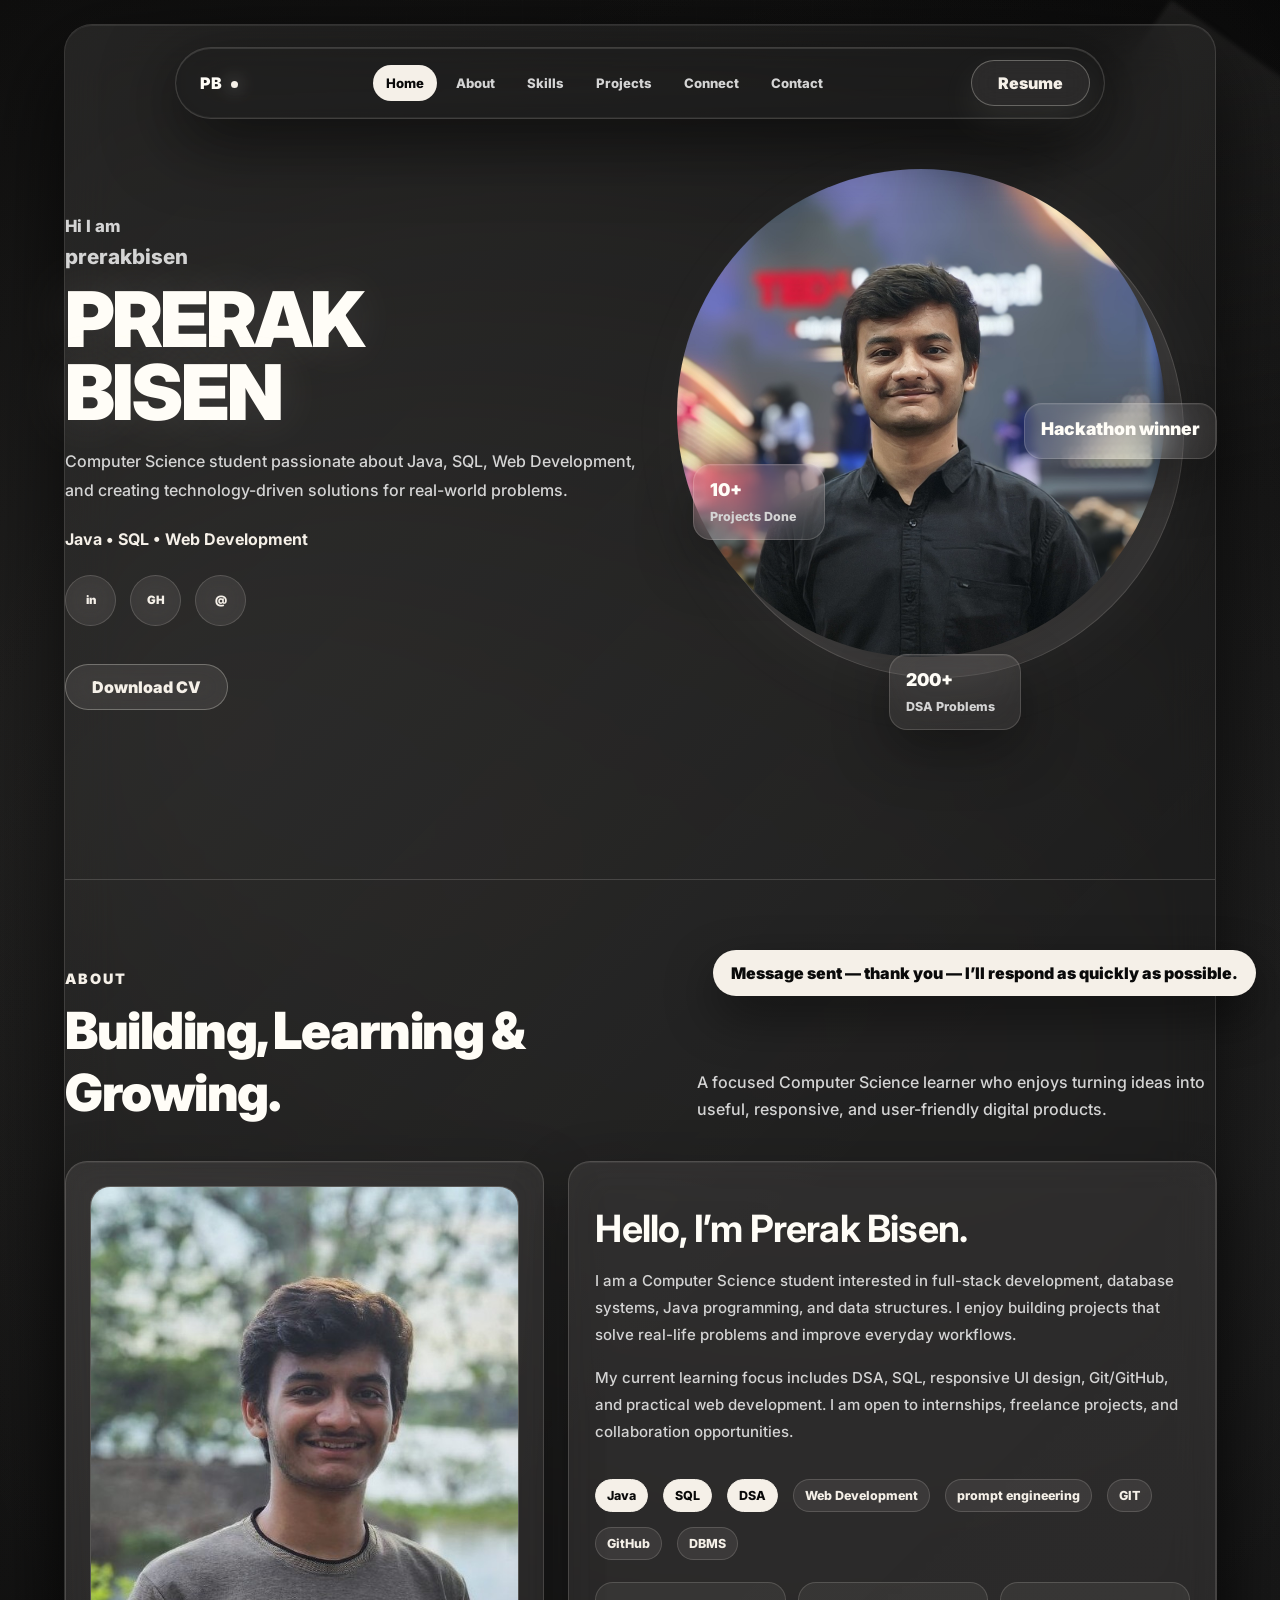
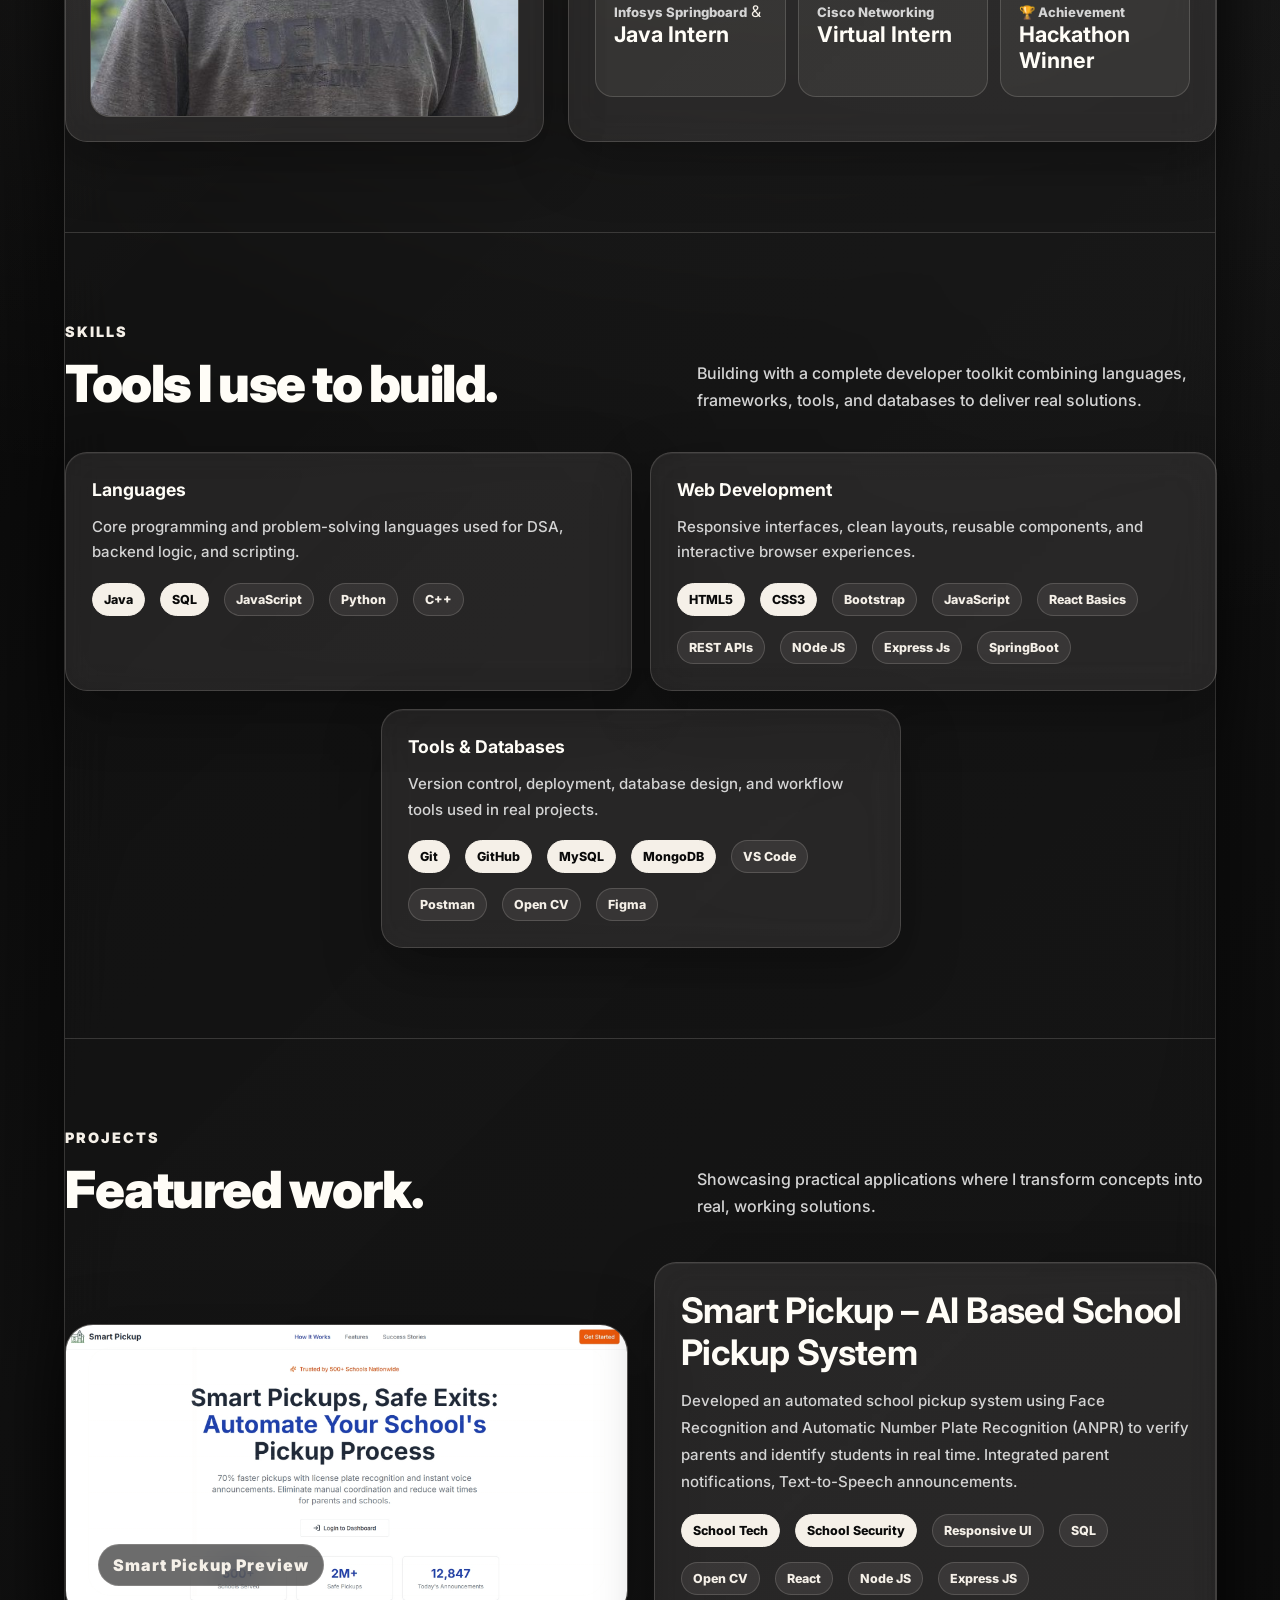
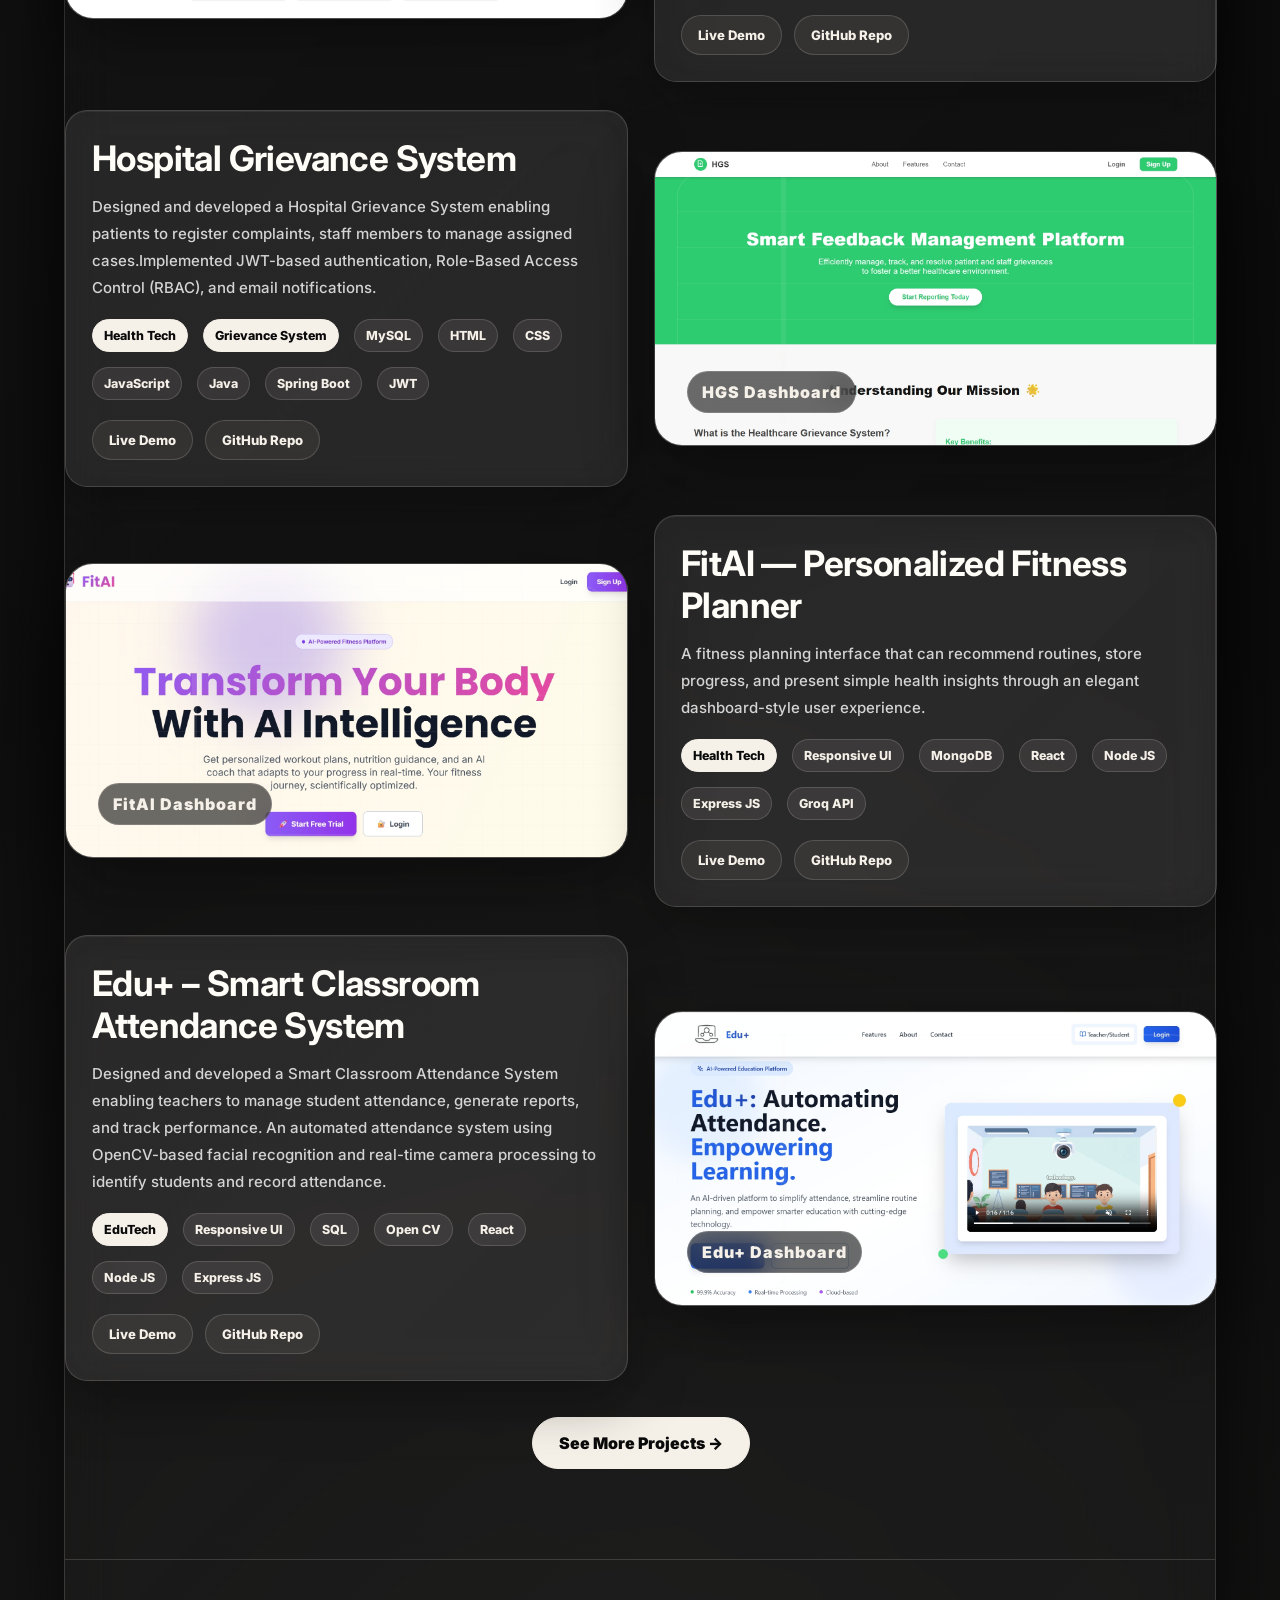
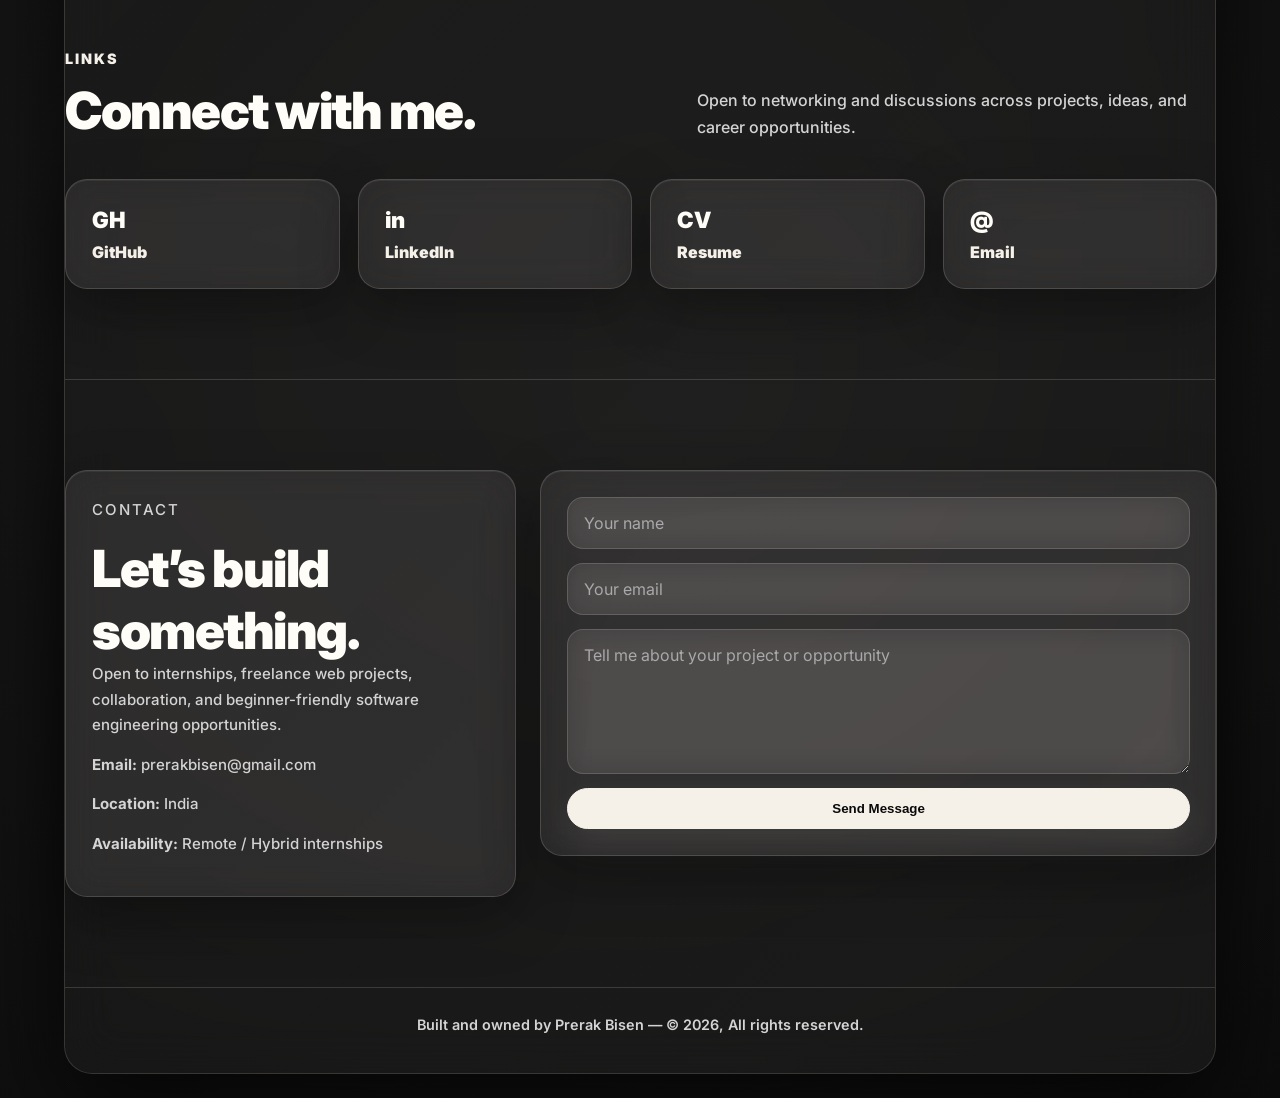
<file: index.html>
<!DOCTYPE html>
<html lang="en">

<head>
  <meta charset="UTF-8" />
  <meta name="viewport" content="width=device-width, initial-scale=1.0" />
  <title>Preak Bisen | Portfolio</title>

  <link rel="preconnect" href="https://fonts.googleapis.com">
  <link rel="preconnect" href="https://fonts.gstatic.com" crossorigin>
  <link href="https://fonts.googleapis.com/css2?family=Inter:wght@400;500;600;700;800;900&display=swap"
    rel="stylesheet">
  <link rel="icon" href="projects_img/favicon.png" type="image/x-icon">
  <link rel="stylesheet" href="index.css">
</head>

<body>
  <div class="shell">
    <header class="navbar" id="navbar">
      <nav class="nav-inner" aria-label="Main navigation">

        <a href="#home" class="logo">PB</a>

        <button class="menu-btn" id="menuBtn" aria-label="Open menu" aria-expanded="false">☰</button>

        <ul class="nav-links" id="navLinks">
          <li><a class="active" href="#home">Home</a></li>
          <li><a href="#about">About</a></li>
          <li><a href="#skills">Skills</a></li>
          <li><a href="#projects">Projects</a></li>
          <li><a href="#connect">Connect</a></li>
          <li><a href="#contact">Contact</a></li>
        </ul>

        <!-- <a href="#contact" class="nav-cta">Hire Me</a> -->
        <a href="/projects_img/Prerak__Bisen.pdf" class="btn-outline nav-cta" open>Resume</a>
      </nav>
    </header>

    <main>
      <section id="home" class="hero container">
        <div class="hero-copy">
          <p class="eyebrow">Hi I am</p>

          <p class="name">prerakbisen</p>

          <h1>PRERAK<br>BISEN</h1>

          <p class="bio">
            Computer Science student passionate about Java, SQL, Web Development, and creating technology-driven
            solutions for real-world problems. <br>
          <h4>Java • SQL • Web Development</h4>
          </p>

          <div class="socials" aria-label="Social links">

            <a href="https://www.linkedin.com/in/prerakbisen/" target="_blank" rel="noopener" title="LinkedIn">in</a>
            <a href="https://github.com/prerakbisen" target="_blank" rel="noopener" title="GitHub">GH</a>
            <!-- <a href="https://twitter.com" target="_blank" rel="noopener" title="Twitter/X">X</a> -->
            <a href="mailto:prerakbisen@gmail.com" title="Email">@</a>
          </div>

          <div class="hero-actions">
            <!-- <a href="#contact" class="btn-primary">Hire Me</a> -->

            <a href="projects_img/Prerak__Bisen.pdf" class="btn-outline" download>Download CV</a>
          </div>

        </div>

        <div class="hero-image" aria-label="Professional headshot">
          <div class="portrait-circle">
            <img src="projects_img/heroimg1.jpg" alt="Prerak Bisen" class="person-photo">
          </div>

          <div class="hero-floating-card hero-card-left">
            <strong>10+</strong>
            <span>Projects Done</span>
          </div>

          <div class="hero-floating-card hero-card-right">
            <strong>Hackathon winner</strong>
            <span></span>
          </div>

          <div class="hero-floating-card hero-card-bottom">
            <strong>200+</strong>
            <span>DSA Problems</span>
          </div>
        </div>
      </section>

      <section id="about">
        <div class="container">
          <div class="section-head">
            <div>
              <p class="section-kicker">About</p>
              <h2 class="section-title">Building, Learning & Growing.</h2>
            </div>
            <p class="section-desc">
              A focused Computer Science learner who enjoys turning ideas into useful, responsive, and user-friendly
              digital products.
            </p>
          </div>

          <div class="about-grid">
            <article class="glass-card about-photo-card">

              <div class="about-photo-frame">
                <img src="projects_img/aboutimg1.jpg" alt="Prerak Bisen" class="about-photo">
              </div>
            </article>

            <article class="glass-card about-content">

              <h3>Hello, I’m Prerak Bisen.</h3>
              <p>
                I am a Computer Science student interested in full-stack development, database systems, Java
                programming, and data structures. I enjoy building projects that solve real-life problems and improve
                everyday workflows.
              </p>
              <p>
                My current learning focus includes DSA, SQL, responsive UI design, Git/GitHub, and practical web
                development. I am open to internships, freelance projects, and collaboration opportunities.
              </p>

              <div class="badges">
                <span class="badge hot">Java</span>
                <span class="badge hot">SQL</span>
                <span class="badge hot">DSA</span>
                <span class="badge">Web Development</span>
                <span class="badge">prompt engineering</span>
                <span class="badge">GIT</span>
                <span class="badge">GitHub</span>
                <span class="badge">DBMS</span>

              </div>

              <div class="about-highlights">
                <div class="about-mini">
                  <span>Infosys Springboard</span> &
                  <strong>Java Intern</strong>
                </div>
                <div class="about-mini">
                  <span>Cisco Networking</span>
                  <strong>Virtual Intern</strong>
                </div>
                <div class="about-mini">
                  <span>🏆 Achievement</span>
                  <strong>Hackathon Winner</strong>
                </div>

              </div>

            </article>
          </div>
        </div>
      </section>

      <section id="skills">
        <div class="container">
          <div class="section-head">
            <div>
              <p class="section-kicker">Skills</p>
              <h2 class="section-title">Tools I use to build.</h2>
            </div>
            <p class="section-desc">Building with a complete developer toolkit combining languages, frameworks, tools, and databases to deliver real solutions.</p>
          </div>

          <div class="grid-3">
            <article class="glass-card">
              <h3>Languages</h3>

              <p>Core programming and problem-solving languages used for DSA, backend logic, and scripting.</p>
              <div class="badges">
                <span class="badge hot">Java</span>
                <span class="badge hot">SQL</span>
                <span class="badge">JavaScript</span>
                <span class="badge">Python</span>
                <span class="badge">C++</span>
              </div>
            </article>

            <article class="glass-card">
              <h3>Web Development</h3>

              <p>Responsive interfaces, clean layouts, reusable components, and interactive browser experiences.</p>
              <div class="badges">
                <span class="badge hot">HTML5</span>
                <span class="badge hot">CSS3</span>
                <span class="badge">Bootstrap</span>
                <span class="badge">JavaScript</span>
                <span class="badge">React Basics</span>
                <span class="badge">REST APIs</span>
                <span class="badge">NOde JS</span>
                <span class="badge">Express Js</span>
                <span class="badge">SpringBoot</span>
              </div>
            </article>

            <article class="glass-card">
              <h3>Tools & Databases</h3>

              <p>Version control, deployment, database design, and workflow tools used in real projects.</p>
              <div class="badges">
                <span class="badge hot">Git</span>
                <span class="badge hot">GitHub</span>
                <span class="badge hot">MySQL</span>
                <span class="badge hot">MongoDB</span>
                <span class="badge">VS Code</span>
                <span class="badge">Postman</span>
                <span class="badge">Open CV</span>
                <span class="badge">Figma</span>
              </div>
            </article>
          </div>
        </div>
      </section>

      <section id="projects">
        <div class="container">
          <div class="section-head">
            <div>
              <p class="section-kicker">Projects</p>
              <h2 class="section-title">Featured work.</h2>
            </div>
            <p class="section-desc">Showcasing practical applications where I transform concepts into real, working solutions.</p>
          </div>

          <!-- <div class="projects-grid"> -->
          <!-- <article class="glass-card project-card">

              <h3>Notica School Alert System</h3>
              <p>A notification-based school pickup system that helps primary school staff inform students when their
                parents arrive at the gate.</p>
              <div class="badges"><span class="badge">HTML</span><span class="badge">CSS</span><span
                  class="badge">JavaScript</span><span class="badge">Firebase</span></div>
              <div class="project-links"><a class="small-link" href="#">Live Demo</a><a class="small-link"
                  href="#">GitHub Repo</a></div>
            </article> -->

          <!-- <article class="glass-card project-card">

              <h3>FitAI Fitness Planner</h3>
              <p>A smart fitness planning concept that recommends workout routines, tracks progress, and gives
                personalized health-focused guidance.</p>
              <div class="badges"><span class="badge">JavaScript</span><span class="badge">UI Design</span><span
                  class="badge">Local Storage</span></div>
              <div class="project-links"><a class="small-link" href="#">Live Demo</a><a class="small-link"
                  href="#">GitHub Repo</a></div>
            </article> -->
          <!-- </div> -->

          <div class="project-showcase" aria-label="Project image gallery and details">
            <article class="zigzag-project">

              <div class="project-visual" data-label="Smart Pickup Preview">
                <img src="projects_img/smartpickup.png" alt="Smart Pickup Preview">
              </div>
              <div class="glass-card zigzag-content">
                <h3>Smart Pickup – AI Based School Pickup System</h3>
                <p>
                  Developed an automated school pickup system using Face Recognition and Automatic Number Plate
                  Recognition (ANPR) to verify
                  parents and identify students in real time. Integrated parent notifications, Text-to-Speech
                  announcements.
                </p>
                <div class="badges">
                  <span class="badge hot">School Tech</span>
                  <span class="badge hot">School Security</span>
                  <span class="badge">Responsive UI</span>
                  <span class="badge">SQL</span>
                  <span class="badge">Open CV</span>
                  <span class="badge">React</span>
                  <span class="badge">Node JS</span>
                  <span class="badge">Express JS</span>
                </div>
                <div class="zigzag-actions">
                  <a class="small-link" href="https://smart-pickup-home.vercel.app/" target="_blank" rel="noopener">Live
                    Demo</a>
                  <a class="small-link" href="https://github.com/prerakbisen/Smart_pickup" target="_blank"
                    rel="noopener">GitHub Repo</a>
                </div>
              </div>
            </article>


            <article class="zigzag-project">

              <div class="project-visual" data-label="HGS Dashboard">
                <img src="projects_img/hgs.png" alt="HGS Dashboard">
              </div>
              <div class="glass-card zigzag-content">
                <h3>Hospital Grievance System</h3>
                <p>
                  Designed and developed a Hospital Grievance System enabling patients to register complaints, staff
                  members to manage assigned cases.Implemented JWT-based authentication, Role-Based Access Control (RBAC), and email notifications.
                </p>
                <div class="badges">
                  <span class="badge hot">Health Tech</span>
                  <span class="badge hot">Grievance System</span>
                  <!-- <span class="badge">SQL</span> -->
                  <span class="badge">MySQL</span>
                  <span class="badge">HTML</span>
                  <span class="badge">CSS</span>
                  <span class="badge">JavaScript</span>
                  <span class="badge">Java</span>
                  <span class="badge">Spring Boot</span>
                  <span class="badge">JWT</span>
                </div>
                <div class="zigzag-actions">

                  <a class="small-link" href="https://prerakbisen.github.io/hgs/" target="_blank" rel="noopener">Live Demo</a>
                  <a class="small-link" href="https://github.com/prerakbisen/Resolve_It" target="_blank" rel="noopener">GitHub Repo</a>
                </div>
              </div>
            </article>

            <article class="zigzag-project">

              <div class="project-visual" data-label="FitAI Dashboard">
                <img src="projects_img/FitAi.png" alt="FitAI Dashboard">
              </div>
              <div class="glass-card zigzag-content">
                <h3>FitAI — Personalized Fitness Planner</h3>
                <p>
                  A fitness planning interface that can recommend routines, store progress, and present simple health
                  insights through an elegant dashboard-style user experience.
                </p>
                <div class="badges">
                  <span class="badge hot">Health Tech</span>
                  <span class="badge">Responsive UI</span>
                  <span class="badge">MongoDB</span>
                  <!-- <span class="badge">Open CV</span> -->
                  <span class="badge">React</span>
                  <span class="badge">Node JS</span>
                  <span class="badge">Express JS</span>
                  <span class="badge">Groq API</span>
                </div>
                <div class="zigzag-actions">

                  <a class="small-link" href="https://navkalpana-ricr-nk-0043-ui.onrender.com/" target="_blank"
                    rel="noopener">Live Demo</a>
                  <a class="small-link" href="https://github.com/prerakbisen/NavKalpana-RICR-NK-0043" target="_blank"
                    rel="noopener">GitHub Repo</a>
                </div>
              </div>
            </article>


            <article class="zigzag-project">

              <div class="project-visual" data-label="Edu+ Dashboard">
                <img src="projects_img/edu+.png" alt="Edu+ Dashboard">
              </div>
              <div class="glass-card zigzag-content">
                <h3>Edu+ – Smart Classroom Attendance System</h3>
                <p>
                  Designed and developed a Smart Classroom Attendance System enabling teachers to manage student attendance, generate reports, and track performance.
                  An automated attendance system using OpenCV-based facial recognition and real-time camera processing to identify 
students and record attendance. 
                </p>
                <div class="badges">
                  <span class="badge hot">EduTech</span>
                  <span class="badge">Responsive UI</span>
                  <span class="badge">SQL</span>
                  <span class="badge">Open CV</span>
                  <span class="badge">React</span>
                  <span class="badge">Node JS</span>
                  <span class="badge">Express JS</span>
                </div>
                <div class="zigzag-actions">

                  <a class="small-link" href="https://eduplus-home.vercel.app/" target="_blank" rel="noopener">Live Demo</a>
                  <a class="small-link" href="https://github.com/prerakbisen/eduplus" target="_blank" rel="noopener">GitHub Repo</a>
                </div>
              </div>
            </article>

            
          </div>

          <div class="projects-actions">
            <a class="see-more-btn" href="projects.html">See More Projects →</a>
          </div>
        </div>
      </section>

      <section id="connect">
        <div class="container">
          <div class="section-head">
            <div>
              <p class="section-kicker">Links</p>
              <h2 class="section-title">Connect with me.</h2>
            </div>
            <p class="section-desc">Open to networking and discussions across projects, ideas, and career opportunities.</p>
          </div>

          <div class="connect-row">

            <a class="glass-card connect-btn" href="https://github.com/prerakbisen" target="_blank"
              rel="noopener"><span>GH</span>GitHub</a>
            <a class="glass-card connect-btn" href="https://in.linkedin.com/in/prerakbisen" target="_blank"
              rel="noopener"><span>in</span>LinkedIn</a>
            <a class="glass-card connect-btn" href="/projects_img/Prerak__Bisen.pdf" download><span>CV</span>Resume</a>
            <a class="glass-card connect-btn" href="mailto:prerakbisen@gmail.com"><span>@</span>Email</a>
          </div>
        </div>
      </section>

      <section id="contact">
        <div class="container contact-wrap">
          <div class="contact-info glass-card">
            <p class="section-kicker">Contact</p>
            <h2 class="section-title">Let’s build something.</h2>

            <p class="section-desc">Open to internships, freelance web projects, collaboration, and beginner-friendly
              software engineering opportunities.</p>
            <p><strong>Email:</strong> prerakbisen@gmail.com</p>
            <p><strong>Location:</strong> India</p>
            <p><strong>Availability:</strong> Remote / Hybrid internships</p>
          </div>

          <form action="https://api.web3forms.com/submit" method="POST" class="glass-card" id="contactForm">
            <input type="hidden" name="access_key" value="c393b215-9a0c-425b-b65f-630a89ddf248">
            <input type="hidden" name="from_name" value="Portfolio Contact Form">
            <input type="text" name="name" placeholder="Your name" required>
            <input type="email" name="email" placeholder="Your email" required>
            <textarea name="message" placeholder="Tell me about your project or opportunity" required></textarea>
            <button class="btn-primary" type="submit">Send Message</button>
          </form>
        </div>
      </section>
    </main>

    <footer>

      Built and owned by Prerak Bisen — © 2026, All rights reserved.
    </footer>
  </div>

  <div class="toast" id="toast">Message sent — thank you — I’ll respond as quickly as possible.</div>
  <script src="index.js"></script>
</body>

</html>
</file>
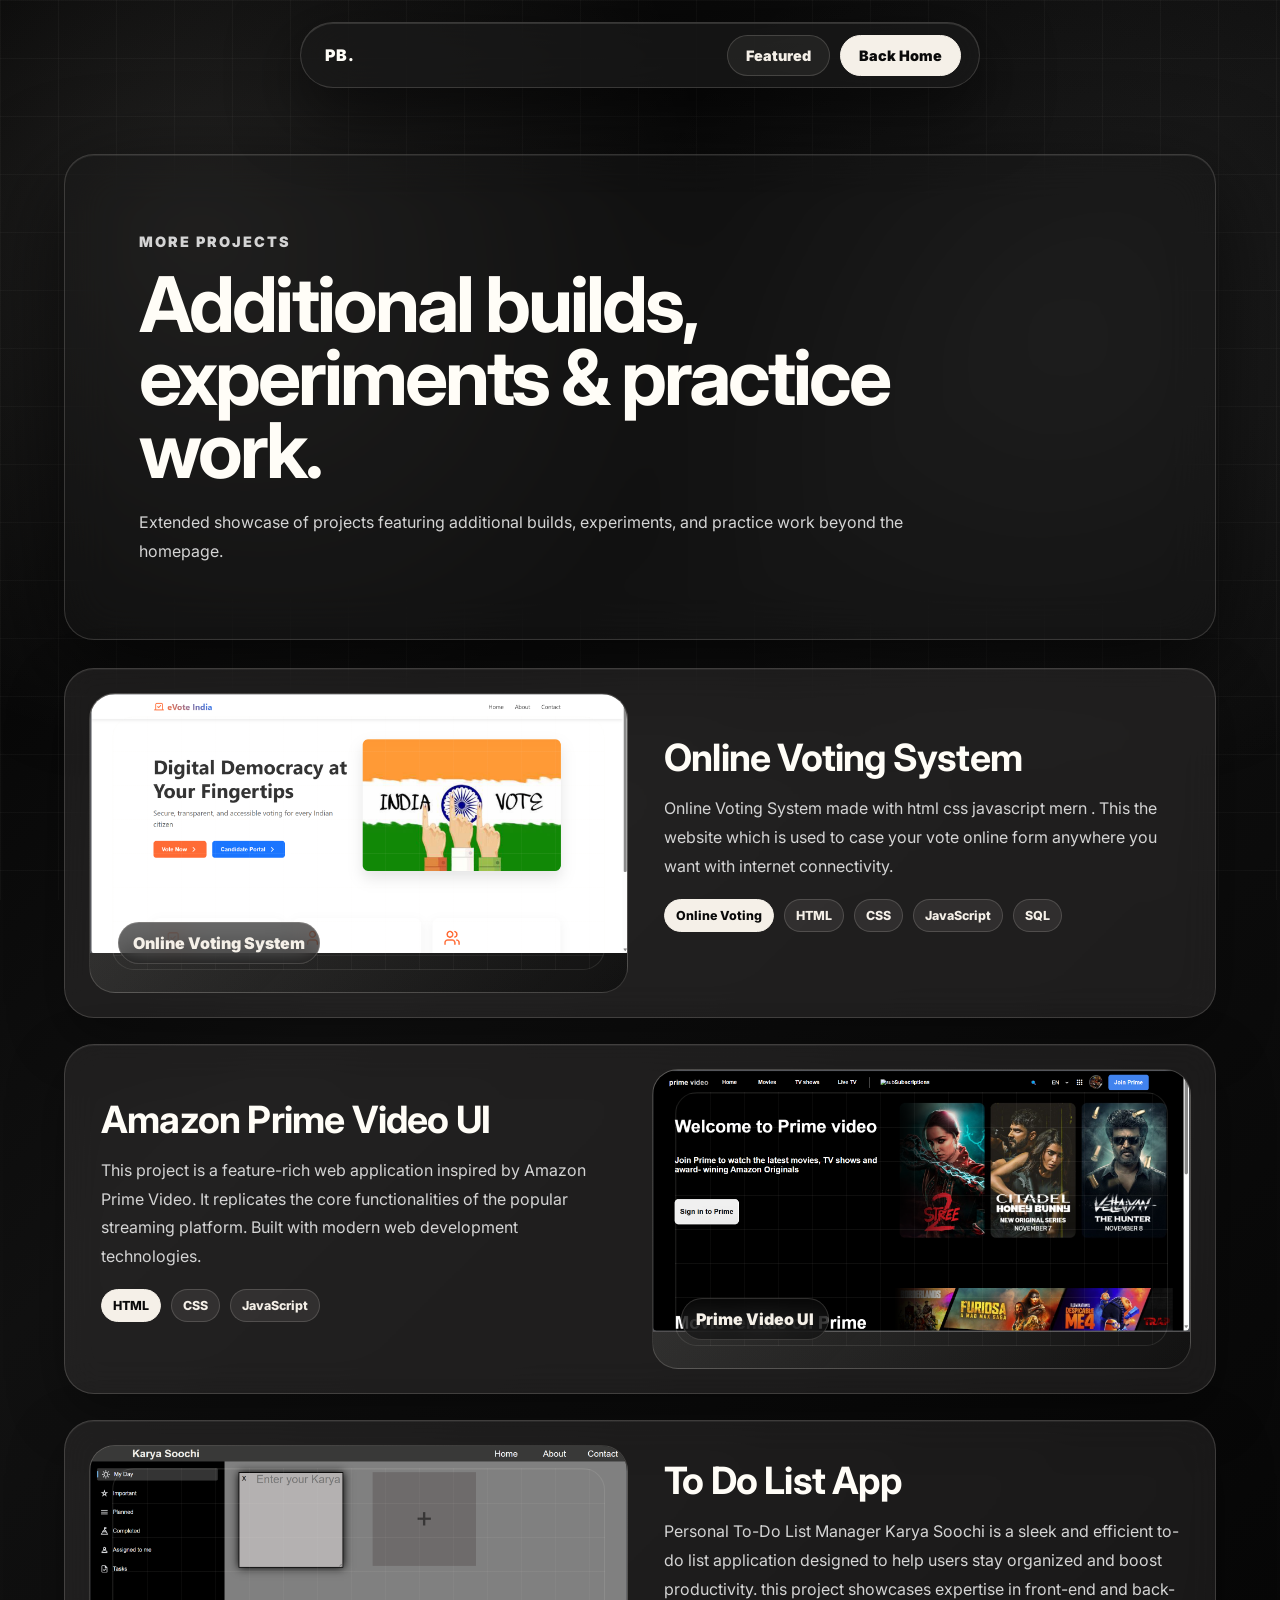
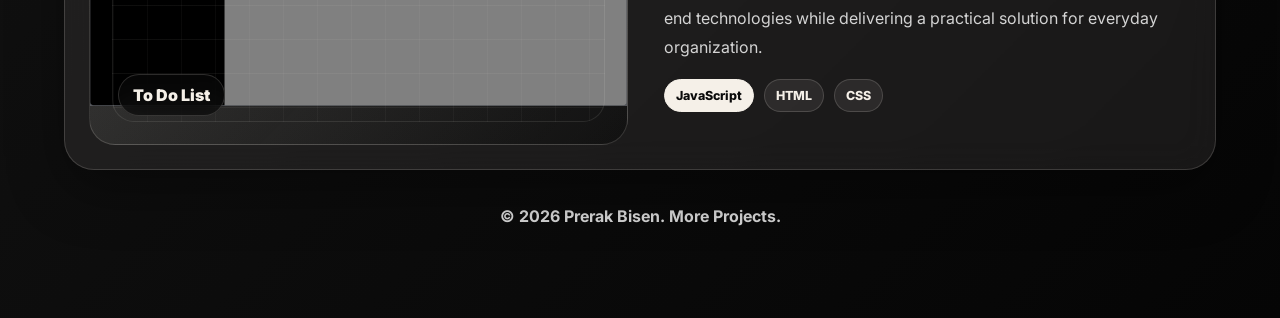
<file: projects.html>
<!DOCTYPE html>
<html lang="en">
<head>
  <meta charset="UTF-8" />
  <meta name="viewport" content="width=device-width, initial-scale=1.0" />
  <title>More Projects | Prerak Bisen</title>

  <link rel="preconnect" href="https://fonts.googleapis.com">
  <link rel="preconnect" href="https://fonts.gstatic.com" crossorigin>
  <link href="https://fonts.googleapis.com/css2?family=Inter:wght@400;500;600;700;800;900&display=swap" rel="stylesheet">
  <link rel="stylesheet" href="projects.css">
</head>
<body>
  <nav class="navbar">
    <a href="index.html" class="logo">PB.</a>
    <div class="nav-actions">
      <a href="index.html#projects" class="nav-link">Featured</a>
      <link rel="icon" href="projects_img/favicon.png" type="image/x-icon">
      <a href="index.html" class="btn">Back Home</a>
    </div>
  </nav>

  <main class="wrap">
    <section class="hero">
      <p class="kicker">More Projects</p>
      <h1>Additional builds, experiments & practice work.</h1>
      <p>
        Extended showcase of projects featuring additional builds, experiments, and practice work beyond the homepage.
      </p>
    </section>

    <section class="projects">
      <article class="project">
        <div class="visual" data-label="Online Voting System">
          <img src="projects_img/ovs.png" alt="Online Voting System Screenshot">
        </div>
        <div class="content">
          <h2>Online Voting System </h2>
          <p>Online Voting System made with html css javascript mern . This the website which is used to case your vote online form anywhere you want with internet connectivity.</p>
          <div class="badges">
            <span class="badge hot">Online Voting</span>
            <span class="badge">HTML</span>
            <span class="badge">CSS</span>
            <span class="badge">JavaScript</span>
            <span class="badge">SQL</span>
          </div>
          <div class="project-actions">
            <!-- <a href="#" class="btn" target="_blank" rel="noopener">Live Demo</a> -->
            <!-- <a href="#" class="nav-link" target="_blank" rel="noopener">GitHub Repo</a> -->
          </div>
        </div>
      </article>

      <article class="project">
        <div class="visual" data-label=" Prime Video UI">
          <img src="projects_img/apc.png" alt="Amazon Prime Video UI Screenshot">
        </div>
        <div class="content">
          <h2>Amazon Prime Video UI</h2>
          <p>This project is a feature-rich web application inspired by Amazon Prime Video. It replicates the core functionalities of the popular streaming platform. Built with modern web development technologies.</p>
          <div class="badges">
            <span class="badge hot">HTML</span>
            <span class="badge">CSS</span>
            <span class="badge">JavaScript</span>
          </div>
          <div class="project-actions">
            <!-- <a href="#" class="btn" target="_blank" rel="noopener">Live Demo</a> -->
            <!-- <a href="#" class="nav-link" target="_blank" rel="noopener">GitHub Repo</a> -->
          </div>
        </div>
      </article>

      <article class="project">
        <div class="visual" data-label="To Do List">
          <img src="projects_img/tdl.png" alt="To Do List App">
        </div>
        <div class="content">
          <h2>To Do List App</h2>
          <p>Personal To-Do List Manager Karya Soochi is a sleek and efficient to-do list application designed to help users stay organized and boost productivity. this project showcases expertise in front-end and back-end technologies while delivering a practical solution for everyday organization.</p>
          <div class="badges">
            <span class="badge hot">JavaScript</span>
            <span class="badge">HTML</span>
            <span class="badge">CSS</span>
          </div>
          <div class="project-actions">
            <!-- <a href="#" class="btn" target="_blank" rel="noopener">Live Demo</a> -->
            <!-- <a href="#" class="nav-link" target="_blank" rel="noopener">GitHub Repo</a> -->
          </div>
        </div>
      </article>

      <!-- <article class="project">
        <div class="visual" data-label="DSA Tracker"></div>
        <div class="content">
          <h2>DSA Progress Tracker</h2>
          <p>A simple tracker concept for maintaining solved problems, topic-wise practice, revision status, and interview preparation progress.</p>
          <div class="badges"><span class="badge hot">DSA</span><span class="badge">JavaScript</span><span class="badge">Local Storage</span></div>
          <div class="project-actions"><a href="#" class="btn" target="_blank" rel="noopener">Live Demo</a><a href="#" class="nav-link" target="_blank" rel="noopener">GitHub Repo</a></div>
        </div>
      </article> -->
    </section>

    <footer>© 2026 Prerak Bisen. More Projects.</footer>
  </main>
  <script src="projects.js"></script>
</body>
</html>
</file>
<file: index.css>
:root {
      --black: #0a0a0a;
      --black-2: #111111;
      --black-3: #1a1a1a;

      --cream: #f5f0e8;
      --cream-2: #fffdf7;

      --gray: #6b6b6b;
      --gray-light: #d4d4d4;
      --gray-soft: rgba(212, 212, 212, 0.12);

      --bg: var(--black);
      --text: var(--cream);
      --heading: var(--cream-2);
      --muted: var(--gray-light);
      --muted-dark: #9a9a9a;

      --glass: rgba(245, 240, 232, 0.075);
      --glass-strong: rgba(245, 240, 232, 0.13);
      --glass-dark: rgba(26, 26, 26, 0.68);

      --line: rgba(245, 240, 232, 0.16);
      --line-strong: rgba(245, 240, 232, 0.3);

      --shadow: 0 30px 95px rgba(0, 0, 0, 0.7);
      --glow: 0 0 70px rgba(245, 240, 232, 0.08);

      --nav-height: 70px;
      --section-width: 90vw;
      --section-max: 1280px;
      --radius-xl: 28px;
      --radius-lg: 22px;
      --radius-pill: 999px;
    }

    * {
      margin: 0;
      padding: 0;
      box-sizing: border-box;
    }

    html {
      scroll-behavior: smooth;
      scroll-padding-top: 120px;
    }

    body {
      font-family: "Inter", system-ui, -apple-system, BlinkMacSystemFont, "Segoe UI", sans-serif;
      color: var(--text);
      background:
        radial-gradient(circle at 15% 12%, rgba(245, 240, 232, 0.13), transparent 26%),
        radial-gradient(circle at 84% 18%, rgba(212, 212, 212, 0.08), transparent 24%),
        radial-gradient(circle at 55% 88%, rgba(245, 240, 232, 0.08), transparent 28%),
        linear-gradient(135deg, #000 0%, #111 42%, #050505 100%);
      min-height: 100vh;
      overflow-x: hidden;
    }

    body::before {
      content: "";
      position: fixed;
      inset: 0;
      background-image:
        linear-gradient(rgba(245, 240, 232, 0.035) 1px, transparent 1px),
        linear-gradient(90deg, rgba(245, 240, 232, 0.035) 1px, transparent 1px);
      background-size: 58px 58px;
      mask-image: radial-gradient(circle at center, #000 0%, transparent 78%);
      pointer-events: none;
      z-index: -2;
    }

    body::after {
      content: "";
      position: fixed;
      width: 560px;
      height: 560px;
      right: -240px;
      top: 110px;
      background: linear-gradient(135deg, rgba(245, 240, 232, 0.08), transparent 60%);
      transform: rotate(35deg);
      pointer-events: none;
      z-index: -1;
      filter: blur(2px);
    }

    a {
      color: inherit;
      text-decoration: none;
    }

    img {
      max-width: 100%;
      display: block;
    }

    .shell {
      width: var(--section-width);
      max-width: var(--section-max);
      margin: 24px auto;
      border: 1px solid var(--line);
      border-radius: var(--radius-xl);
      background: rgba(26, 26, 26, 0.32);
      box-shadow: var(--shadow), inset 0 1px 0 rgba(255, 253, 247, 0.08);
      backdrop-filter: blur(24px);
      -webkit-backdrop-filter: blur(24px);
      overflow: visible;
      position: relative;
    }

    .shell::before {
      content: "";
      position: absolute;
      inset: 0;
      border-radius: inherit;
      background:
        linear-gradient(135deg, rgba(245, 240, 232, 0.08), transparent 28%, rgba(212, 212, 212, 0.035));
      pointer-events: none;
    }

    .container {
      width: var(--section-width);
      max-width: calc(var(--section-max) - 120px);
      margin: 0 auto;
      position: relative;
      z-index: 2;
    }

    .navbar {
      position: sticky;
      top: 22px;
      left: auto;
      transform: none;
      width: min(930px, 90vw);
      min-height: var(--nav-height);
      z-index: 1000;
      margin: 22px auto 0;
      background: rgba(26, 26, 26, 0.66);
      border: 1px solid var(--line);
      border-radius: var(--radius-pill);
      backdrop-filter: blur(28px) saturate(150%);
      -webkit-backdrop-filter: blur(28px) saturate(150%);
      box-shadow:
        0 20px 70px rgba(0, 0, 0, 0.62),
        inset 0 1px 0 rgba(255, 253, 247, 0.12),
        inset 0 -1px 0 rgba(245, 240, 232, 0.06);
      transition: 0.32s ease;
    }

    .navbar.scrolled {
      top: 14px;
      width: min(820px, 90vw);
      background: rgba(10, 10, 10, 0.78);
    }

    .nav-inner {
      min-height: var(--nav-height);
      padding: 0 14px 0 24px;
      display: flex;
      align-items: center;
      justify-content: space-between;
      gap: 16px;
    }

    .logo {
      font-weight: 900;
      color: var(--cream-2);
      letter-spacing: 1px;
      font-size: 1rem;
      white-space: nowrap;
    }

    .logo::after {
      content: "";
      display: inline-block;
      width: 7px;
      height: 7px;
      margin-left: 8px;
      border-radius: 50%;
      background: var(--cream);
      box-shadow: 0 0 18px rgba(245, 240, 232, 0.7);
      vertical-align: middle;
    }

    .nav-links {
      display: flex;
      align-items: center;
      gap: 6px;
      list-style: none;
      font-size: 0.82rem;
      font-weight: 800;
      color: var(--muted);
    }

    .nav-links a {
      display: block;
      padding: 10px 13px;
      border-radius: var(--radius-pill);
      transition: 0.25s ease;
    }

    .nav-links a:hover,
    .nav-links a.active {
      background: var(--cream);
      color: var(--black);
    }

    .nav-cta,
    .btn-primary {
      border: 1px solid var(--cream);
      background: var(--cream);
      color: var(--black);
      font-weight: 900;
      padding: 12px 22px;
      border-radius: var(--radius-pill);
      cursor: pointer;
      transition: 0.25s ease;
      white-space: nowrap;
      box-shadow: 0 14px 34px rgba(245, 240, 232, 0.08);
    }

    .nav-cta:hover,
    .btn-primary:hover {
      transform: translateY(-2px);
      background: var(--cream-2);
      box-shadow: 0 18px 48px rgba(245, 240, 232, 0.13);
    }

    .menu-btn {
      display: none;
      width: 44px;
      height: 44px;
      border: 1px solid var(--line);
      border-radius: 50%;
      background: rgba(245, 240, 232, 0.08);
      color: var(--cream);
      font-size: 1.35rem;
      cursor: pointer;
    }

    .hero {
      min-height: 700px;
      display: grid;
      grid-template-columns: 1fr 0.9fr;
      align-items: center;
      gap: 45px;
      padding: 70px 0 80px;
    }

    .eyebrow {
      color: var(--muted);
      font-weight: 800;
      font-size: 1.05rem;
      margin-bottom: 8px;
    }

    .hero .name {
      color: var(--gray-light);
      font-size: 1.3rem;
      font-weight: 800;
    }

    .hero h1 {
      font-size: clamp(2.8rem, 6vw, 5.7rem);
      line-height: 0.95;
      color: var(--heading);
      letter-spacing: -3px;
      margin: 15px 0 17px;
      font-weight: 900;
      text-shadow: 0 0 50px rgba(245, 240, 232, 0.12);
    }

    .bio {
      max-width: 620px;
      color: var(--muted);
      line-height: 1.8;
      font-weight: 500;
      margin-bottom: 24px;
    }

    .socials {
      display: flex;
      gap: 14px;
      margin: 26px 0 38px;
    }

    .socials a {
      width: 51px;
      height: 51px;
      display: grid;
      place-items: center;
      border-radius: 50%;
      background: var(--glass);
      border: 1px solid var(--line);
      color: var(--cream);
      font-size: 0.72rem;
      font-weight: 900;
      transition: 0.25s ease;
      backdrop-filter: blur(12px);
    }

    .socials a:hover {
      color: var(--black);
      background: var(--cream);
      transform: translateY(-3px);
    }

    .hero-actions {
      display: flex;
      align-items: center;
      gap: 16px;
      margin-bottom: 62px;
      flex-wrap: wrap;
    }

    .btn-outline {
      border: 1px solid var(--line-strong);
      color: var(--cream);
      background: var(--glass);
      font-weight: 900;
      padding: 12px 26px;
      border-radius: var(--radius-pill);
      cursor: pointer;
      transition: 0.25s ease;
      backdrop-filter: blur(14px);
    }

    .btn-outline:hover {
      color: var(--black);
      background: var(--cream);
      transform: translateY(-2px);
    }

    .stats {
      display: inline-grid;
      grid-template-columns: repeat(3, 1fr);
      background: var(--glass);
      border-radius: 18px;
      border: 1px solid var(--line);
      overflow: hidden;
      min-width: 430px;
      backdrop-filter: blur(18px);
      box-shadow: var(--glow);
    }

    .stat {
      padding: 18px 22px;
      border-right: 1px solid var(--line);
    }

    .stat:last-child {
      border-right: 0;
    }

    .stat strong {
      display: block;
      color: var(--cream-2);
      font-size: 1.15rem;
      margin-bottom: 7px;
      font-weight: 900;
    }

    .stat span {
      color: var(--gray-light);
      font-size: 0.86rem;
      font-weight: 800;
    }

    .hero-image {
      position: relative;
      min-height: 520px;
      display: grid;
      place-items: center;
    }

    .portrait-circle {
      width: min(440px, 80vw);
      aspect-ratio: 1;
      border-radius: 50%;
      background: rgba(245, 240, 232, 0.08);
      border: 1px solid var(--line);
      position: absolute;
      right: 6px;
      bottom: 22px;
      box-shadow: inset 0 0 90px rgba(245, 240, 232, 0.06), 0 0 80px rgba(245, 240, 232, 0.05);
      backdrop-filter: blur(16px);
    }

    .person-placeholder {
      position: relative;
      z-index: 2;
      width: min(360px, 72vw);
      height: 510px;
      border-radius: 180px 180px 24px 24px;
      background:
        linear-gradient(180deg, rgba(245, 240, 232, 0.22), rgba(245, 240, 232, 0.03)),
        linear-gradient(135deg, var(--cream), var(--gray), var(--black));
      filter: grayscale(1);
      display: flex;
      align-items: center;
      justify-content: center;
      text-align: center;
      padding: 32px;
      color: var(--cream);
      font-weight: 800;
      line-height: 1.5;
      clip-path: polygon(18% 0, 82% 0, 100% 22%, 100% 100%, 0 100%, 0 22%);
    }

    .person-placeholder::before {
      content: "";
      position: absolute;
      top: 38px;
      width: 132px;
      height: 132px;
      border-radius: 50%;
      background: var(--cream);
      box-shadow: 0 170px 0 80px var(--black-3);
      opacity: 0.9;
    }

    .person-placeholder span {
      position: relative;
      z-index: 4;
      margin-top: 330px;
      background: rgba(10, 10, 10, 0.58);
      border: 1px solid var(--line);
      padding: 10px 14px;
      border-radius: var(--radius-pill);
      backdrop-filter: blur(12px);
    }

    section:not(.hero) {
      padding: 90px 0;
      border-top: 1px solid var(--line);
    }

    .section-head {
      display: flex;
      justify-content: space-between;
      gap: 30px;
      align-items: end;
      margin-bottom: 38px;
    }

    .section-kicker {
      color: var(--cream);
      font-size: 0.9rem;
      font-weight: 900;
      text-transform: uppercase;
      letter-spacing: 2px;
      margin-bottom: 12px;
    }

    .section-title {
      color: var(--heading);
      font-size: clamp(2rem, 4vw, 3.25rem);
      letter-spacing: -1.5px;
      font-weight: 900;
    }

    .section-desc {
      max-width: 520px;
      color: var(--muted);
      line-height: 1.7;
      font-weight: 500;
    }

    .grid-3,
    .projects-grid,
    .connect-row {
      display: grid;
      gap: 18px;
    }

    .grid-3 {
      grid-template-columns: repeat(3, 1fr);
    }

    .projects-grid {
      grid-template-columns: repeat(2, 1fr);
    }

    .connect-row {
      grid-template-columns: repeat(4, 1fr);
    }

    .glass-card {
      background: var(--glass);
      border: 1px solid var(--line);
      border-radius: var(--radius-lg);
      padding: 26px;
      transition: 0.25s ease;
      box-shadow: 0 20px 55px rgba(0, 0, 0, 0.35), inset 0 1px 0 rgba(255, 253, 247, 0.06);
      backdrop-filter: blur(18px);
      -webkit-backdrop-filter: blur(18px);
    }

    .glass-card:hover {
      transform: translateY(-6px);
      border-color: var(--line-strong);
      background: var(--glass-strong);
    }

    .glass-card h3 {
      color: var(--heading);
      margin-bottom: 14px;
      font-size: 1.1rem;
    }

    .glass-card p {
      color: var(--muted);
      line-height: 1.7;
      font-size: 0.94rem;
      font-weight: 500;
    }

    .badges {
      display: flex;
      flex-wrap: wrap;
      gap: 15px;
      margin-top: 18px;
    }

    .badge {
      color: var(--cream);
      background: rgba(245, 240, 232, 0.08);
      border: 1px solid var(--line);
      padding: 8px 11px;
      border-radius: var(--radius-pill);
      font-size: 0.78rem;
      font-weight: 800;
    }

    .badge.hot {
      color: var(--black);
      background: var(--cream);
      border-color: var(--cream);
    }

    .about-grid {
      display: grid;
      grid-template-columns: 0.85fr 1.15fr;
      gap: 24px;
      align-items: stretch;
    }

    .about-photo-card {
      min-height: 430px;
      display: grid;
      place-items: center;
      overflow: hidden;
      position: relative;
    }

    .about-photo-card::after {
      content: "";
      position: absolute;
      width: 260px;
      height: 260px;
      border-radius: 50%;
      background: rgba(245, 240, 232, 0.08);
      filter: blur(4px);
      bottom: -80px;
      right: -60px;
    }

    .about-avatar {
      width: min(280px, 70vw);
      aspect-ratio: 1;
      border-radius: 50%;
      background:
        radial-gradient(circle at 50% 35%, var(--cream) 0 17%, transparent 18%),
        radial-gradient(circle at 50% 92%, var(--black-3) 0 36%, transparent 37%),
        linear-gradient(135deg, var(--cream), var(--gray), var(--black));
      border: 1px solid var(--line-strong);
      box-shadow: 0 28px 70px rgba(0,0,0,0.45), inset 0 1px 0 rgba(255,253,247,0.12);
      display: grid;
      place-items: end center;
      padding-bottom: 34px;
      color: var(--cream);
      font-weight: 900;
      letter-spacing: 1px;
      text-align: center;
      position: relative;
      z-index: 2;
    }

    .about-content {
      display: grid;
      align-content: center;
    }

    .about-content h3 {
      font-size: clamp(1.7rem, 3vw, 2.35rem);
      color: var(--heading);
      margin-bottom: 16px;
      letter-spacing: -0.8px;
    }

    .about-content p {
      color: var(--muted);
      line-height: 1.8;
      margin-bottom: 16px;
      font-weight: 500;
    }

    .about-highlights {
      display: grid;
      grid-template-columns: repeat(3, 1fr);
      gap: 12px;
      margin-top: 22px;
    }

    .about-mini {
      background: rgba(245, 240, 232, 0.06);
      border: 1px solid var(--line);
      border-radius: 18px;
      padding: 18px;
    }

    .about-mini strong {
      display: block;
      color: var(--cream-2);
      font-size: 1.35rem;
      margin-bottom: 5px;
    }

    .about-mini span {
      color: var(--muted);
      font-size: 0.82rem;
      font-weight: 800;
    }

    .project-card {
      position: relative;
      overflow: hidden;
      min-height: 265px;
    }

    .project-card::after {
      content: "";
      position: absolute;
      width: 170px;
      height: 170px;
      border-radius: 50%;
      background: rgba(245, 240, 232, 0.07);
      right: -60px;
      top: -60px;
      filter: blur(2px);
    }

    .project-card h3 {
      color: var(--heading);
      font-size: 1.35rem;
      margin-bottom: 13px;
      position: relative;
      z-index: 2;
    }

    .project-links {
      display: flex;
      gap: 12px;
      margin-top: 24px;
      flex-wrap: wrap;
      position: relative;
      z-index: 2;
    }

    .small-link {
      border: 1px solid var(--line);
      color: var(--cream);
      background: rgba(245, 240, 232, 0.06);
      padding: 9px 13px;
      border-radius: var(--radius-pill);
      font-size: 0.82rem;
      font-weight: 800;
      transition: 0.25s ease;
    }

    .small-link:hover {
      color: var(--black);
      background: var(--cream);
      border-color: var(--cream);
    }

    .project-showcase {
      margin-top: 42px;
      display: grid;
      gap: 28px;
    }

    .zigzag-project {
      display: grid;
      grid-template-columns: 1fr 1fr;
      gap: 26px;
      align-items: center;
    }

    .zigzag-project:nth-child(even) .project-visual {
      order: 2;
    }

    .project-visual {
      height: 295px;
      border-radius: 28px;
      border: 1px solid var(--line);
      background:
        linear-gradient(135deg, rgba(245,240,232,0.16), rgba(245,240,232,0.03)),
        linear-gradient(135deg, var(--black-3), var(--black));
      box-shadow: 0 24px 70px rgba(0,0,0,0.45), inset 0 1px 0 rgba(255,253,247,0.08);
      backdrop-filter: blur(18px);
      overflow: hidden;
      position: relative;
    }
    .project-visual img {
      width: 100%;
      height: 100%;
      object-fit: cover;
      display: block;
    }

    .project-visual::before {
      content: "";
      position: absolute;
      inset: 22px;
      border-radius: 22px;
      background:
        linear-gradient(90deg, transparent 0 20%, rgba(245,240,232,0.08) 20% 21%, transparent 21% 100%),
        linear-gradient(rgba(245,240,232,0.06) 1px, transparent 1px);
      background-size: 100% 100%, 100% 36px;
      border: 1px solid rgba(245,240,232,0.1);
      z-index: 1;
    }

    .project-visual::after {
      content: attr(data-label);
      position: absolute;
      left: 32px;
      bottom: 32px;
      color: var(--cream);
      font-weight: 900;
      letter-spacing: 1px;
      background: rgba(10,10,10,0.6);
      border: 1px solid var(--line);
      border-radius: var(--radius-pill);
      padding: 10px 14px;
      backdrop-filter: blur(14px);
      z-index: 2;
    }

    .zigzag-content h3 {
      color: var(--heading);
      font-size: clamp(1.5rem, 3vw, 2.2rem);
      margin-bottom: 14px;
      letter-spacing: -0.6px;
    }

    .zigzag-content p {
      color: var(--muted);
      line-height: 1.8;
      margin-bottom: 16px;
    }

    .zigzag-actions {
      display: flex;
      gap: 12px;
      flex-wrap: wrap;
      margin-top: 20px;
    }

    .zigzag-actions .small-link {
      padding: 11px 16px;
    }

    .projects-actions {
      display: flex;
      justify-content: center;
      margin-top: 36px;
    }

    .see-more-btn {
      display: inline-flex;
      align-items: center;
      gap: 10px;
      border: 1px solid var(--cream);
      background: var(--cream);
      color: var(--black);
      font-weight: 900;
      padding: 15px 26px;
      border-radius: var(--radius-pill);
      transition: 0.25s ease;
    }

    .see-more-btn:hover {
      transform: translateY(-3px);
      background: var(--cream-2);
      box-shadow: 0 20px 55px rgba(245,240,232,0.12);
    }

    .connect-btn {
      min-height: 105px;
      display: flex;
      flex-direction: column;
      justify-content: center;
      gap: 9px;
      font-weight: 900;
    }

    .connect-btn span {
      color: var(--heading);
      font-size: 1.4rem;
    }

    .contact-wrap {
      display: grid;
      grid-template-columns: 0.8fr 1.2fr;
      gap: 24px;
      align-items: start;
    }

    .contact-info p {
      margin-bottom: 14px;
    }

    form {
      display: grid;
      gap: 14px;
    }

    input,
    textarea {
      width: 100%;
      border: 1px solid var(--line);
      background: rgba(245, 240, 232, 0.08);
      color: var(--cream);
      border-radius: 16px;
      padding: 15px 16px;
      font: inherit;
      outline: none;
      backdrop-filter: blur(14px);
    }

    input::placeholder,
    textarea::placeholder {
      color: #aaa;
    }

    input:focus,
    textarea:focus {
      border-color: var(--cream);
      box-shadow: 0 0 0 4px rgba(245, 240, 232, 0.08);
    }

    textarea {
      min-height: 145px;
      resize: vertical;
    }

    footer {
      padding: 28px 0 40px;
      color: var(--muted);
      text-align: center;
      border-top: 1px solid var(--line);
      font-weight: 600;
      font-size: 0.9rem;
      position: relative;
      z-index: 2;
    }

    .toast {
      position: fixed;
      right: 24px;
      bottom: 24px;
      background: var(--cream);
      color: var(--black);
      padding: 13px 18px;
      border-radius: var(--radius-pill);
      font-weight: 900;
      transform: translateY(120px);
      transition: 0.3s ease;
      z-index: 2000;
      box-shadow: 0 20px 50px rgba(0,0,0,0.45);
    }

    .toast.show {
      transform: translateY(0);
    }

    @media (max-width: 1050px) {
      .nav-links {
        gap: 2px;
        font-size: 0.78rem;
      }

      .nav-links a {
        padding: 9px 10px;
      }
    }

    @media (max-width: 900px) {
      :root {
        --nav-height: 58px;
      }

      .shell {
        width: min(100% - 22px, var(--section-max));
        margin: 11px auto;
        border-radius: 24px;
      }

      .navbar,
      .navbar.scrolled {
        top: 12px;
        width: min(380px, calc(100% - 28px));
        min-height: var(--nav-height);
        border-radius: var(--radius-pill);
        margin-top: 12px;
      }

      .nav-inner {
        min-height: var(--nav-height);
        padding: 0 10px 0 16px;
      }

      .logo {
        font-size: 0.9rem;
      }

      .menu-btn {
        display: block;
        width: 40px;
        height: 40px;
      }

      .nav-links {
        position: absolute;
        top: 68px;
        left: 0;
        right: 0;
        display: none;
        flex-direction: column;
        align-items: stretch;
        gap: 6px;
        padding: 12px;
        background: rgba(26, 26, 26, 0.82);
        border: 1px solid var(--line);
        border-radius: 24px;
        backdrop-filter: blur(22px);
        box-shadow: 0 22px 65px rgba(0,0,0,0.48);
      }

      .nav-links.show {
        display: flex;
      }

      .nav-links a {
        display: block;
        padding: 14px 18px;
      }

      .nav-cta {
        display: none;
      }

      .hero {
        grid-template-columns: 1fr;
        padding-top: 42px;
      }

      .hero-image {
        min-height: 420px;
        order: -1;
      }

      .portrait-circle {
        right: 50%;
        transform: translateX(50%);
        width: min(370px, 78vw);
      }

      .person-placeholder {
        height: 420px;
        width: min(310px, 68vw);
      }

      .person-placeholder span {
        margin-top: 275px;
      }

      .stats {
        min-width: 100%;
      }

      .section-head,
      .contact-wrap,
      .about-grid,
      .zigzag-project {
        grid-template-columns: 1fr;
        display: grid;
      }

      .zigzag-project:nth-child(even) .project-visual {
        order: 0;
      }

      .grid-3,
      .projects-grid,
      .connect-row {
        grid-template-columns: 1fr;
      }

      .about-highlights {
        grid-template-columns: 1fr;
      }
    }

    @media (max-width: 560px) {
      .container {
        width: 90vw;
      }

      .hero h1 {
        letter-spacing: -1.5px;
      }

      .hero-actions {
        align-items: stretch;
        flex-direction: column;
      }

      .btn-primary,
      .btn-outline,
      .see-more-btn {
        text-align: center;
        justify-content: center;
      }

      .stats {
        grid-template-columns: 1fr;
      }

      .stat {
        border-right: 0;
        border-bottom: 1px solid var(--line);
      }

      .stat:last-child {
        border-bottom: 0;
      }
    }

    .hero-image {
      min-height: 610px;
      display: flex;
      justify-content: center;
      align-items: center;
      overflow: visible;
      isolation: isolate;
    }

    .portrait-circle {
      width: min(490px, 78vw);
      height: min(490px, 78vw);
      left: 47%;
      top: 40%;
      right: auto;
      bottom: auto;
      transform: translate(-50%, -50%);
      z-index: 10;
      background: rgba(245, 240, 232, 0.075);
    }

    .portrait-circle img{
      width: 100%;
      height: 100%;
      object-fit: cover;
      border-radius: 50%;
      z-index: -10;
      
    }

    .person-photo {
      position: relative;
      z-index: 3;
      width: min(490px, 78vw);
      max-height: 610px;
      object-fit: contain;
      object-position: center bottom;
      
      transform: translate(-18px, -20px);
    }

    .hero-floating-card {
      position: absolute;
      z-index: 50;
      min-width: 132px;
      padding: 14px 16px;
      border-radius: 18px;
      background: rgba(245, 240, 232, 0.075);
      border: 1px solid var(--line);
      backdrop-filter: blur(18px);
      -webkit-backdrop-filter: blur(18px);
      box-shadow: 0 20px 55px rgba(0, 0, 0, 0.36), inset 0 1px 0 rgba(255, 253, 247, 0.06);
    }

    .hero-floating-card strong {
      display: block;
      color: var(--cream-2);
      font-size: 1.1rem;
      font-weight: 900;
      margin-bottom: 5px;
    }

    .hero-floating-card span {
      color: var(--gray-light);
      font-size: 0.78rem;
      font-weight: 800;
    }

    .hero-card-left {
      left: 0;
      top: 45%;
    }

    .hero-card-right {
      right: 0;
      top: 35%;
    }

    .hero-card-bottom {
      left: 50%;
      bottom: 69px;
      transform: translateX(-50%);
    }

    .about-content {
      order: 2;
    }

    .about-photo-card {
      order: 1;
      min-height: 470px;
      padding: 24px;
      overflow: hidden;
    }

    .about-photo-card::after {
      display: none;
    }

    .about-photo-frame {
      width: 100%;
      height: 100%;
      min-height: 420px;
      border-radius: 20px;
      overflow: hidden;
      border: 1px solid var(--line);
      background: rgba(245, 240, 232, 0.06);
      box-shadow: inset 0 1px 0 rgba(255, 253, 247, 0.07);
    }

    .about-photo {
      width: 100%;
      height: 100%;
      min-height: 420px;
      object-fit: cover;
      object-position: center top;
      
    }

    #skills .grid-3 {
      grid-template-columns: repeat(2, minmax(0, 1fr));
      align-items: stretch;
    }

    #skills .grid-3 .glass-card:nth-child(3) {
      grid-column: 1 / -1;
      width: min(520px, 100%);
      justify-self: center;
    }

    #projects .projects-grid {
      grid-template-columns: 1.15fr 0.85fr;
      align-items: stretch;
    }

    #projects .projects-grid .project-card:first-child {
      min-height: 330px;
      display: flex;
      flex-direction: column;
      justify-content: center;
    }

    .contact-wrap form {
      order: 2;
    }

    .contact-info {
      order: 1;
    }

    @media (max-width: 900px) {
      .hero-image {
        min-height: 500px;
      }

      .portrait-circle {
        width: min(360px, 76vw);
        height: min(360px, 76vw);
        left: 50%;
        top: 52%;
      }

      .person-photo {
        width: min(340px, 74vw);
        max-height: 470px;
        transform: translate(0, -8px);
      }

      .hero-floating-card {
        position: relative;
        inset: auto;
        transform: none;
        display: none;
      }

      #skills .grid-3,
      #projects .projects-grid {
        grid-template-columns: 1fr;
      }

      #skills .grid-3 .glass-card:nth-child(3) {
        width: 100%;
      }

      .about-content,
      .about-photo-card,
      .contact-wrap form,
      .contact-info {
        order: initial;
      }
    }

    @media (max-width: 560px) {
      .hero-image {
        min-height: 430px;
      }

      .portrait-circle {
        width: min(300px, 78vw);
        height: min(300px, 78vw);
      }

      .person-photo {
        width: min(285px, 74vw);
        max-height: 390px;
      }

      .about-photo-card {
        padding: 16px;
        min-height: 360px;
      }

      .about-photo-frame,
      .about-photo {
        min-height: 320px;
      }
    }
</file>
<file: projects.css>
:root {
      --black: #0a0a0a;
      --black-2: #111111;
      --black-3: #1a1a1a;
      --cream: #f5f0e8;
      --cream-2: #fffdf7;
      --gray: #6b6b6b;
      --gray-light: #d4d4d4;
      --text: var(--cream);
      --heading: var(--cream-2);
      --muted: var(--gray-light);
      --glass: rgba(245, 240, 232, 0.075);
      --glass-strong: rgba(245, 240, 232, 0.13);
      --line: rgba(245, 240, 232, 0.16);
      --line-strong: rgba(245, 240, 232, 0.3);
      --shadow: 0 30px 95px rgba(0, 0, 0, 0.7);
      --section-width: 90vw;
      --section-max: 1280px;
      --radius-pill: 999px;
    }

    * { margin: 0; padding: 0; box-sizing: border-box; }

    html { scroll-behavior: smooth; }

    body {
      font-family: "Inter", system-ui, sans-serif;
      min-height: 100vh;
      color: var(--text);
      background:
        radial-gradient(circle at 15% 12%, rgba(245, 240, 232, 0.13), transparent 26%),
        radial-gradient(circle at 84% 18%, rgba(212, 212, 212, 0.08), transparent 24%),
        linear-gradient(135deg, #000 0%, #111 42%, #050505 100%);
      overflow-x: hidden;
    }

    body::before {
      content: "";
      position: fixed;
      inset: 0;
      background-image:
        linear-gradient(rgba(245, 240, 232, 0.035) 1px, transparent 1px),
        linear-gradient(90deg, rgba(245, 240, 232, 0.035) 1px, transparent 1px);
      background-size: 58px 58px;
      pointer-events: none;
      z-index: -1;
    }

    a { color: inherit; text-decoration: none; }

    .navbar {
      position: sticky;
      top: 22px;
      width: min(680px, 90vw);
      min-height: 66px;
      z-index: 1000;
      margin: 22px auto 0;
      background: rgba(26, 26, 26, 0.72);
      border: 1px solid var(--line);
      border-radius: var(--radius-pill);
      backdrop-filter: blur(28px) saturate(150%);
      -webkit-backdrop-filter: blur(28px) saturate(150%);
      box-shadow: 0 20px 70px rgba(0,0,0,.62), inset 0 1px 0 rgba(255,253,247,.12);
      display: flex;
      align-items: center;
      justify-content: space-between;
      padding: 0 18px 0 24px;
      gap: 14px;
    }

    .logo { font-weight: 900; letter-spacing: 1px; color: var(--cream-2); }

    .nav-actions {
      display: flex;
      align-items: center;
      gap: 10px;
    }

    .nav-link,
    .btn {
      display: inline-flex;
      align-items: center;
      justify-content: center;
      border-radius: var(--radius-pill);
      font-weight: 900;
      font-size: .9rem;
      padding: 11px 18px;
      transition: .25s ease;
    }

    .nav-link {
      color: var(--cream);
      border: 1px solid var(--line);
      background: rgba(245,240,232,.06);
    }

    .btn {
      color: var(--black);
      border: 1px solid var(--cream);
      background: var(--cream);
    }

    .nav-link:hover,
    .btn:hover { transform: translateY(-2px); background: var(--cream-2); color: var(--black); }

    .wrap {
      width: var(--section-width);
      max-width: var(--section-max);
      margin: 24px auto;
      padding: 42px 0 56px;
    }

    .hero {
      border: 1px solid var(--line);
      border-radius: 30px;
      background: rgba(26,26,26,.34);
      box-shadow: var(--shadow), inset 0 1px 0 rgba(255,253,247,.08);
      backdrop-filter: blur(24px);
      padding: clamp(32px, 6vw, 74px);
      margin-bottom: 28px;
    }

    .kicker {
      color: var(--cream);
      font-size: .9rem;
      font-weight: 900;
      text-transform: uppercase;
      letter-spacing: 2px;
      margin-bottom: 14px;
    }

    h1 {
      color: var(--heading);
      font-size: clamp(2.4rem, 6vw, 5.5rem);
      line-height: .95;
      letter-spacing: -3px;
      max-width: 850px;
      margin-bottom: 20px;
    }

    .hero p {
      color: var(--muted);
      line-height: 1.8;
      max-width: 780px;
    }

    .projects {
      display: grid;
      gap: 26px;
    }

    .project {
      display: grid;
      grid-template-columns: 1fr 1fr;
      gap: 24px;
      align-items: center;
      border: 1px solid var(--line);
      border-radius: 30px;
      background: var(--glass);
      box-shadow: 0 20px 55px rgba(0,0,0,.35), inset 0 1px 0 rgba(255,253,247,.06);
      backdrop-filter: blur(18px);
      padding: 24px;
    }

    .project:nth-child(even) .visual { order: 2; }

    .visual {
      min-height: 300px;
      border-radius: 26px;
      border: 1px solid var(--line);
      background:
        linear-gradient(135deg, rgba(245,240,232,.16), rgba(245,240,232,.03)),
        linear-gradient(135deg, var(--black-3), var(--black));
      overflow: hidden;
      position: relative;
    }

    .visual img {
      width: 100%;
      height: 100%;
      object-fit: cover;
      display: block;
    }

    .visual::before {
      content: "";
      position: absolute;
      inset: 22px;
      border-radius: 22px;
      border: 1px solid rgba(245,240,232,.1);
      background:
        linear-gradient(rgba(245,240,232,.06) 1px, transparent 1px),
        linear-gradient(90deg, rgba(245,240,232,.04) 1px, transparent 1px);
      background-size: 34px 34px;
      z-index: 1;
    }

    .visual::after {
      content: attr(data-label);
      position: absolute;
      left: 28px;
      bottom: 28px;
      color: var(--cream);
      background: rgba(10,10,10,.62);
      border: 1px solid var(--line);
      border-radius: var(--radius-pill);
      padding: 10px 14px;
      font-weight: 900;
      backdrop-filter: blur(14px);
      z-index: 2;
    }

    .content { padding: 12px; }

    .content h2 {
      color: var(--heading);
      font-size: clamp(1.5rem, 3vw, 2.35rem);
      margin-bottom: 14px;
      letter-spacing: -.8px;
    }

    .content p {
      color: var(--muted);
      line-height: 1.8;
      margin-bottom: 18px;
    }

    .badges {
      display: flex;
      flex-wrap: wrap;
      gap: 10px;
      margin-bottom: 20px;
    }

    .badge {
      color: var(--cream);
      background: rgba(245,240,232,.08);
      border: 1px solid var(--line);
      padding: 8px 11px;
      border-radius: var(--radius-pill);
      font-size: .78rem;
      font-weight: 800;
    }

    .badge.hot { color: var(--black); background: var(--cream); border-color: var(--cream); }

    .project-actions {
      display: flex;
      gap: 12px;
      flex-wrap: wrap;
    }

    .project-actions .nav-link,
    .project-actions .btn {
      padding: 11px 16px;
    }

    footer {
      color: var(--muted);
      text-align: center;
      padding: 36px 0 12px;
      font-weight: 700;
    }

    @media (max-width: 800px) {
      .navbar { width: min(380px, calc(100% - 28px)); min-height: 58px; top: 12px; margin-top: 12px; }
      .nav-link { display: none; }
      .btn { padding: 10px 15px; font-size: .82rem; }
      .project { grid-template-columns: 1fr; }
      .project:nth-child(even) .visual { order: 0; }
      .visual { min-height: 230px; }
    }
</file>
